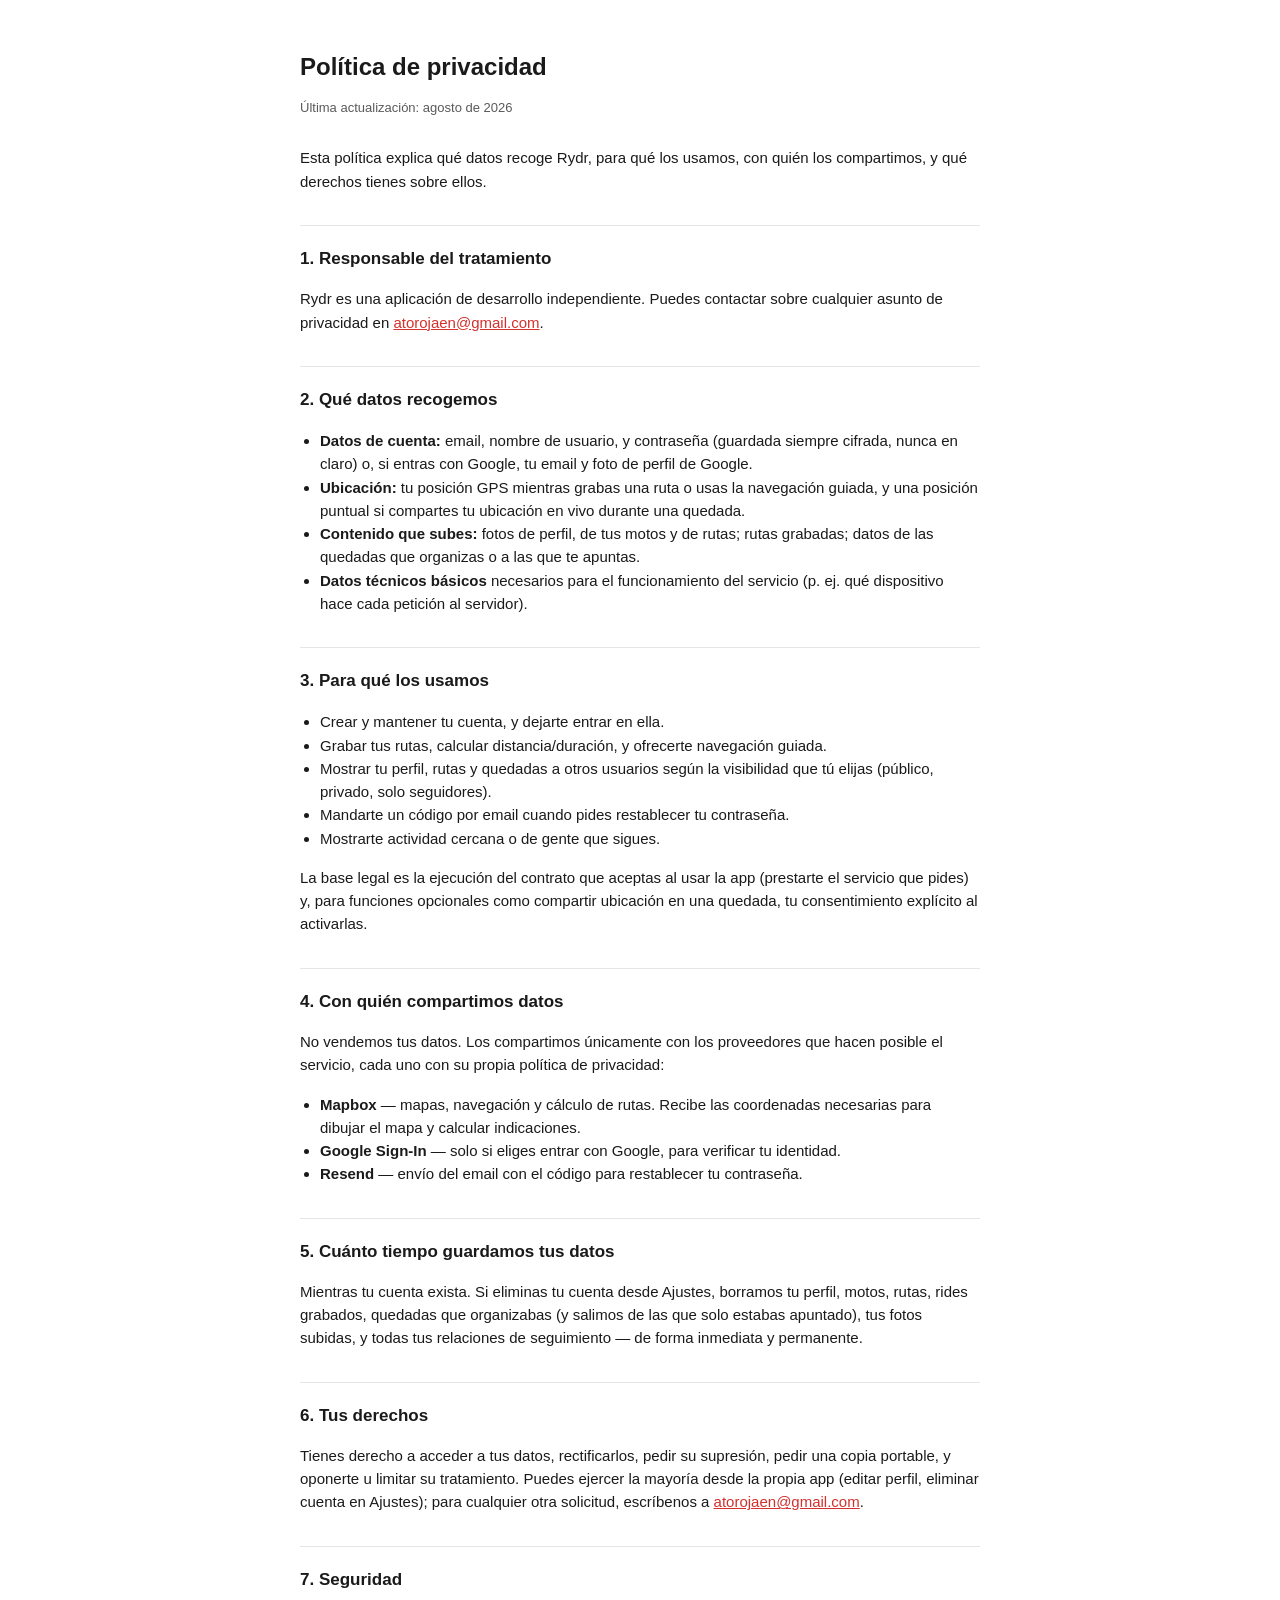
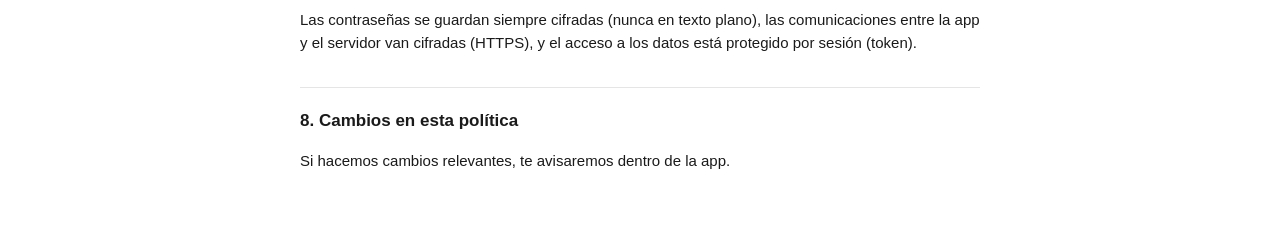
<file: legal/privacy.html>
<!doctype html>
<html lang="es">
<head>
<meta charset="utf-8">
<meta name="viewport" content="width=device-width, initial-scale=1">
<title>Política de privacidad — Rydr</title>
<link rel="stylesheet" href="/legal/style.css">
</head>
<body>
<div class="wrap">
<h1>Política de privacidad</h1>
<p class="updated">Última actualización: agosto de 2026</p>

<p>Esta política explica qué datos recoge Rydr, para qué los usamos, con
quién los compartimos, y qué derechos tienes sobre ellos.</p>

<h2>1. Responsable del tratamiento</h2>
<p>Rydr es una aplicación de desarrollo independiente. Puedes contactar
sobre cualquier asunto de privacidad en
<a href="mailto:atorojaen@gmail.com">atorojaen@gmail.com</a>.</p>

<h2>2. Qué datos recogemos</h2>
<ul>
  <li><strong>Datos de cuenta:</strong> email, nombre de usuario, y
  contraseña (guardada siempre cifrada, nunca en claro) o, si entras con
  Google, tu email y foto de perfil de Google.</li>
  <li><strong>Ubicación:</strong> tu posición GPS mientras grabas una
  ruta o usas la navegación guiada, y una posición puntual si compartes
  tu ubicación en vivo durante una quedada.</li>
  <li><strong>Contenido que subes:</strong> fotos de perfil, de tus
  motos y de rutas; rutas grabadas; datos de las quedadas que organizas
  o a las que te apuntas.</li>
  <li><strong>Datos técnicos básicos</strong> necesarios para el
  funcionamiento del servicio (p. ej. qué dispositivo hace cada
  petición al servidor).</li>
</ul>

<h2>3. Para qué los usamos</h2>
<ul>
  <li>Crear y mantener tu cuenta, y dejarte entrar en ella.</li>
  <li>Grabar tus rutas, calcular distancia/duración, y ofrecerte
  navegación guiada.</li>
  <li>Mostrar tu perfil, rutas y quedadas a otros usuarios según la
  visibilidad que tú elijas (público, privado, solo seguidores).</li>
  <li>Mandarte un código por email cuando pides restablecer tu
  contraseña.</li>
  <li>Mostrarte actividad cercana o de gente que sigues.</li>
</ul>
<p>La base legal es la ejecución del contrato que aceptas al usar la
app (prestarte el servicio que pides) y, para funciones opcionales como
compartir ubicación en una quedada, tu consentimiento explícito al
activarlas.</p>

<h2>4. Con quién compartimos datos</h2>
<p>No vendemos tus datos. Los compartimos únicamente con los
proveedores que hacen posible el servicio, cada uno con su propia
política de privacidad:</p>
<ul>
  <li><strong>Mapbox</strong> — mapas, navegación y cálculo de rutas.
  Recibe las coordenadas necesarias para dibujar el mapa y calcular
  indicaciones.</li>
  <li><strong>Google Sign-In</strong> — solo si eliges entrar con
  Google, para verificar tu identidad.</li>
  <li><strong>Resend</strong> — envío del email con el código para
  restablecer tu contraseña.</li>
</ul>

<h2>5. Cuánto tiempo guardamos tus datos</h2>
<p>Mientras tu cuenta exista. Si eliminas tu cuenta desde Ajustes,
borramos tu perfil, motos, rutas, rides grabados, quedadas que
organizabas (y salimos de las que solo estabas apuntado), tus fotos
subidas, y todas tus relaciones de seguimiento — de forma inmediata y
permanente.</p>

<h2>6. Tus derechos</h2>
<p>Tienes derecho a acceder a tus datos, rectificarlos, pedir su
supresión, pedir una copia portable, y oponerte u limitar su
tratamiento. Puedes ejercer la mayoría desde la propia app (editar
perfil, eliminar cuenta en Ajustes); para cualquier otra solicitud,
escríbenos a <a href="mailto:atorojaen@gmail.com">atorojaen@gmail.com</a>.</p>

<h2>7. Seguridad</h2>
<p>Las contraseñas se guardan siempre cifradas (nunca en texto plano),
las comunicaciones entre la app y el servidor van cifradas (HTTPS), y
el acceso a los datos está protegido por sesión (token).</p>

<h2>8. Cambios en esta política</h2>
<p>Si hacemos cambios relevantes, te avisaremos dentro de la app.</p>
</div>
</body>
</html>
</file>
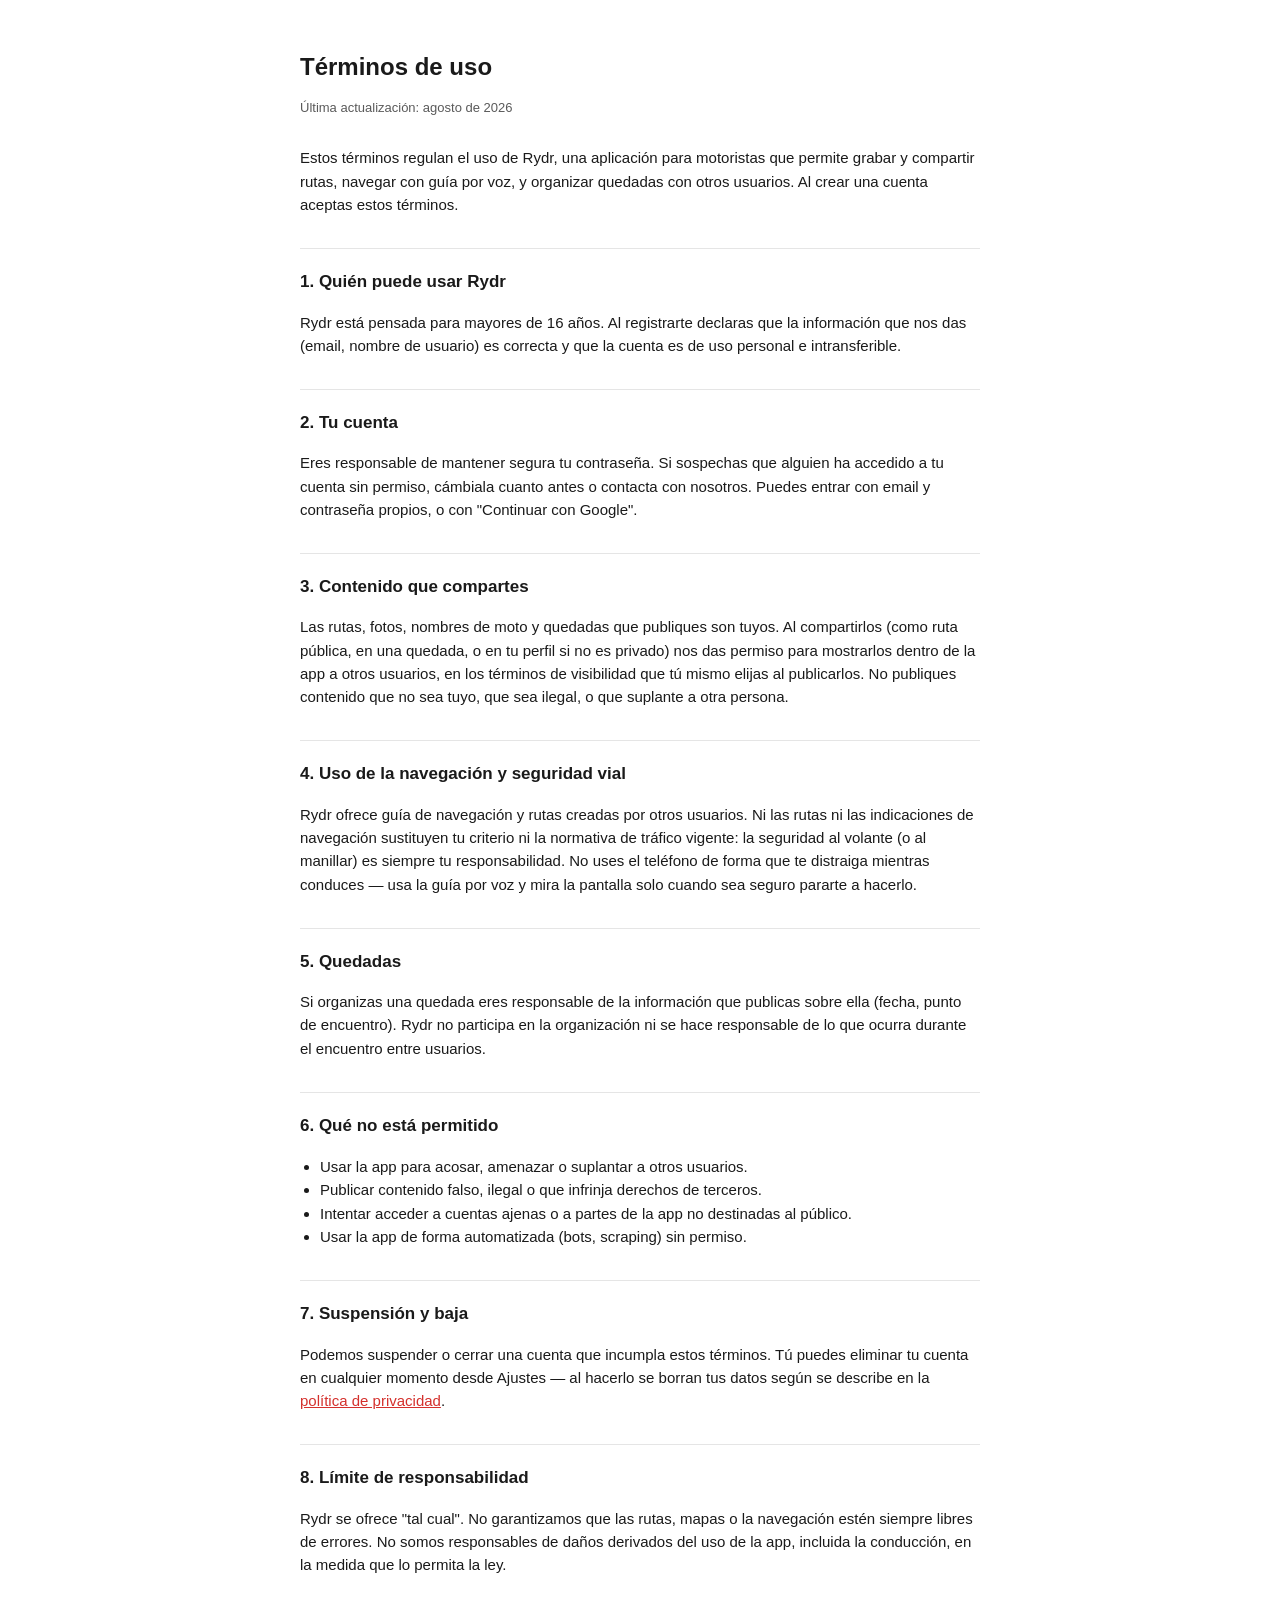
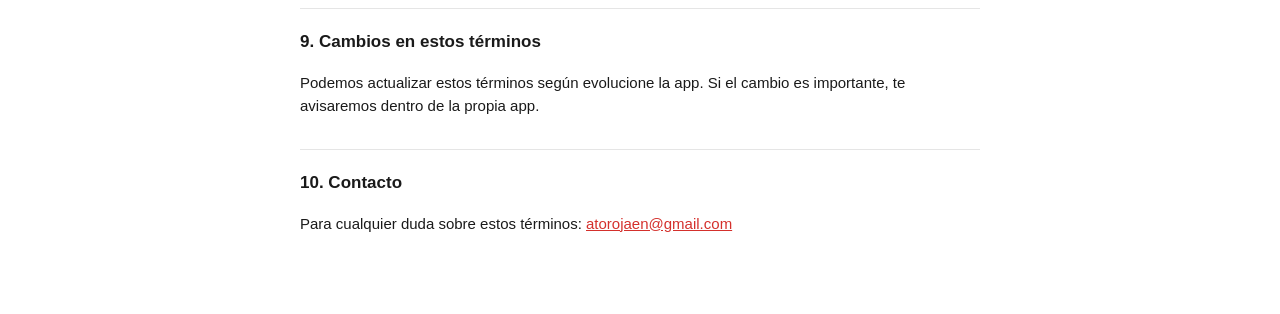
<file: legal/terms.html>
<!doctype html>
<html lang="es">
<head>
<meta charset="utf-8">
<meta name="viewport" content="width=device-width, initial-scale=1">
<title>Términos de uso — Rydr</title>
<link rel="stylesheet" href="/legal/style.css">
</head>
<body>
<div class="wrap">
<h1>Términos de uso</h1>
<p class="updated">Última actualización: agosto de 2026</p>

<p>Estos términos regulan el uso de Rydr, una aplicación para motoristas
que permite grabar y compartir rutas, navegar con guía por voz, y
organizar quedadas con otros usuarios. Al crear una cuenta aceptas estos
términos.</p>

<h2>1. Quién puede usar Rydr</h2>
<p>Rydr está pensada para mayores de 16 años. Al registrarte declaras
que la información que nos das (email, nombre de usuario) es correcta y
que la cuenta es de uso personal e intransferible.</p>

<h2>2. Tu cuenta</h2>
<p>Eres responsable de mantener segura tu contraseña. Si sospechas que
alguien ha accedido a tu cuenta sin permiso, cámbiala cuanto antes o
contacta con nosotros. Puedes entrar con email y contraseña propios, o
con "Continuar con Google".</p>

<h2>3. Contenido que compartes</h2>
<p>Las rutas, fotos, nombres de moto y quedadas que publiques son tuyos.
Al compartirlos (como ruta pública, en una quedada, o en tu perfil si no
es privado) nos das permiso para mostrarlos dentro de la app a otros
usuarios, en los términos de visibilidad que tú mismo elijas al
publicarlos. No publiques contenido que no sea tuyo, que sea ilegal, o
que suplante a otra persona.</p>

<h2>4. Uso de la navegación y seguridad vial</h2>
<p>Rydr ofrece guía de navegación y rutas creadas por otros usuarios.
Ni las rutas ni las indicaciones de navegación sustituyen tu criterio ni
la normativa de tráfico vigente: la seguridad al volante (o al
manillar) es siempre tu responsabilidad. No uses el teléfono de forma
que te distraiga mientras conduces — usa la guía por voz y mira la
pantalla solo cuando sea seguro pararte a hacerlo.</p>

<h2>5. Quedadas</h2>
<p>Si organizas una quedada eres responsable de la información que
publicas sobre ella (fecha, punto de encuentro). Rydr no participa en
la organización ni se hace responsable de lo que ocurra durante el
encuentro entre usuarios.</p>

<h2>6. Qué no está permitido</h2>
<ul>
  <li>Usar la app para acosar, amenazar o suplantar a otros usuarios.</li>
  <li>Publicar contenido falso, ilegal o que infrinja derechos de terceros.</li>
  <li>Intentar acceder a cuentas ajenas o a partes de la app no destinadas al público.</li>
  <li>Usar la app de forma automatizada (bots, scraping) sin permiso.</li>
</ul>

<h2>7. Suspensión y baja</h2>
<p>Podemos suspender o cerrar una cuenta que incumpla estos términos.
Tú puedes eliminar tu cuenta en cualquier momento desde Ajustes — al
hacerlo se borran tus datos según se describe en la
<a href="/legal/privacy.html">política de privacidad</a>.</p>

<h2>8. Límite de responsabilidad</h2>
<p>Rydr se ofrece "tal cual". No garantizamos que las rutas, mapas o la
navegación estén siempre libres de errores. No somos responsables de
daños derivados del uso de la app, incluida la conducción, en la medida
que lo permita la ley.</p>

<h2>9. Cambios en estos términos</h2>
<p>Podemos actualizar estos términos según evolucione la app. Si el
cambio es importante, te avisaremos dentro de la propia app.</p>

<h2>10. Contacto</h2>
<p>Para cualquier duda sobre estos términos: <a href="mailto:atorojaen@gmail.com">atorojaen@gmail.com</a></p>
</div>
</body>
</html>
</file>
<file: legal/style.css>
:root {
  color-scheme: light dark;
  --bg: #ffffff;
  --text: #1a1a1a;
  --muted: #5a5a5a;
  --accent: #d4302c;
  --border: #e5e5e5;
}
@media (prefers-color-scheme: dark) {
  :root {
    --bg: #121212;
    --text: #f0f0f0;
    --muted: #a8a8a8;
    --border: #2c2c2c;
  }
}
* { box-sizing: border-box; }
body {
  margin: 0;
  padding: 32px 20px 64px;
  background: var(--bg);
  color: var(--text);
  font-family: -apple-system, BlinkMacSystemFont, "Helvetica Neue", Arial, sans-serif;
  line-height: 1.55;
}
.wrap { max-width: 680px; margin: 0 auto; }
h1 { font-size: 24px; margin-bottom: 4px; }
h2 { font-size: 17px; margin-top: 32px; border-top: 1px solid var(--border); padding-top: 20px; }
p, li { font-size: 15px; color: var(--text); }
.updated { color: var(--muted); font-size: 13px; margin-bottom: 28px; }
a { color: var(--accent); }
ul { padding-left: 20px; }
strong { font-weight: 600; }
</file>
